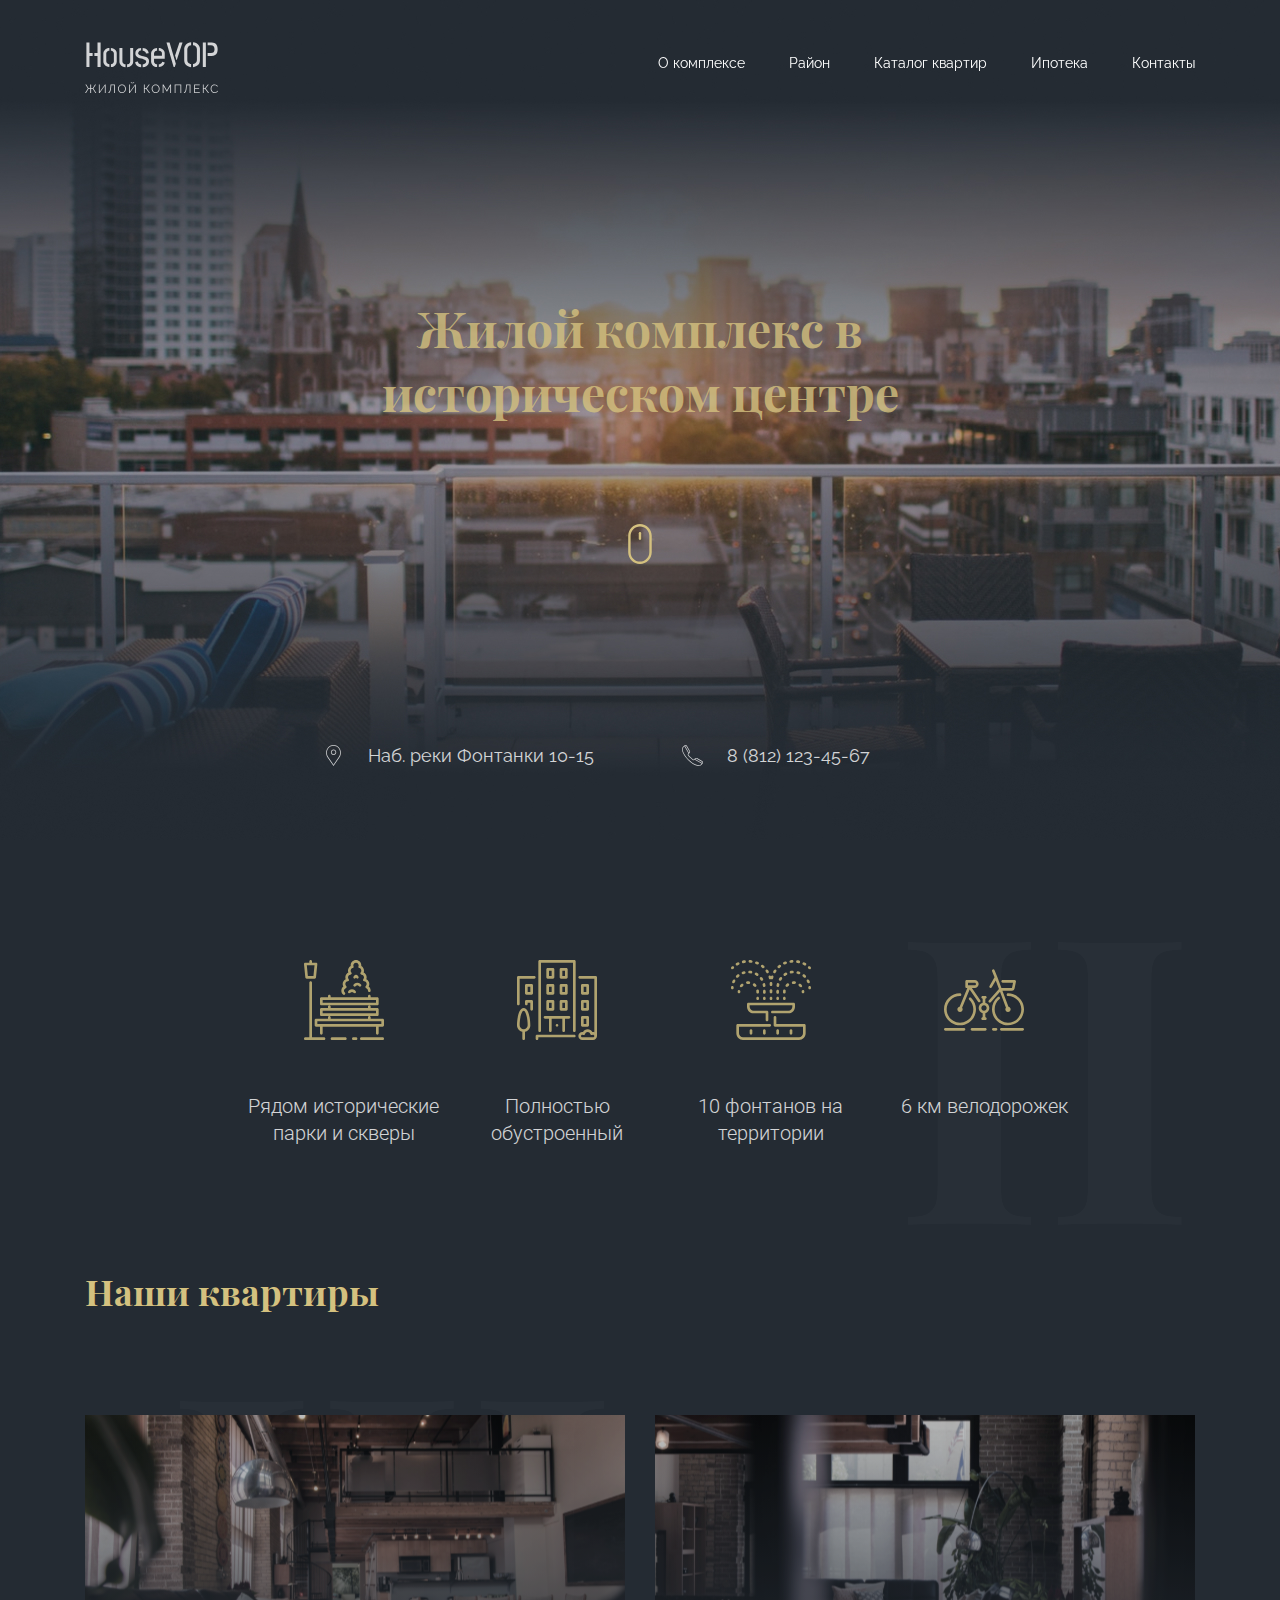
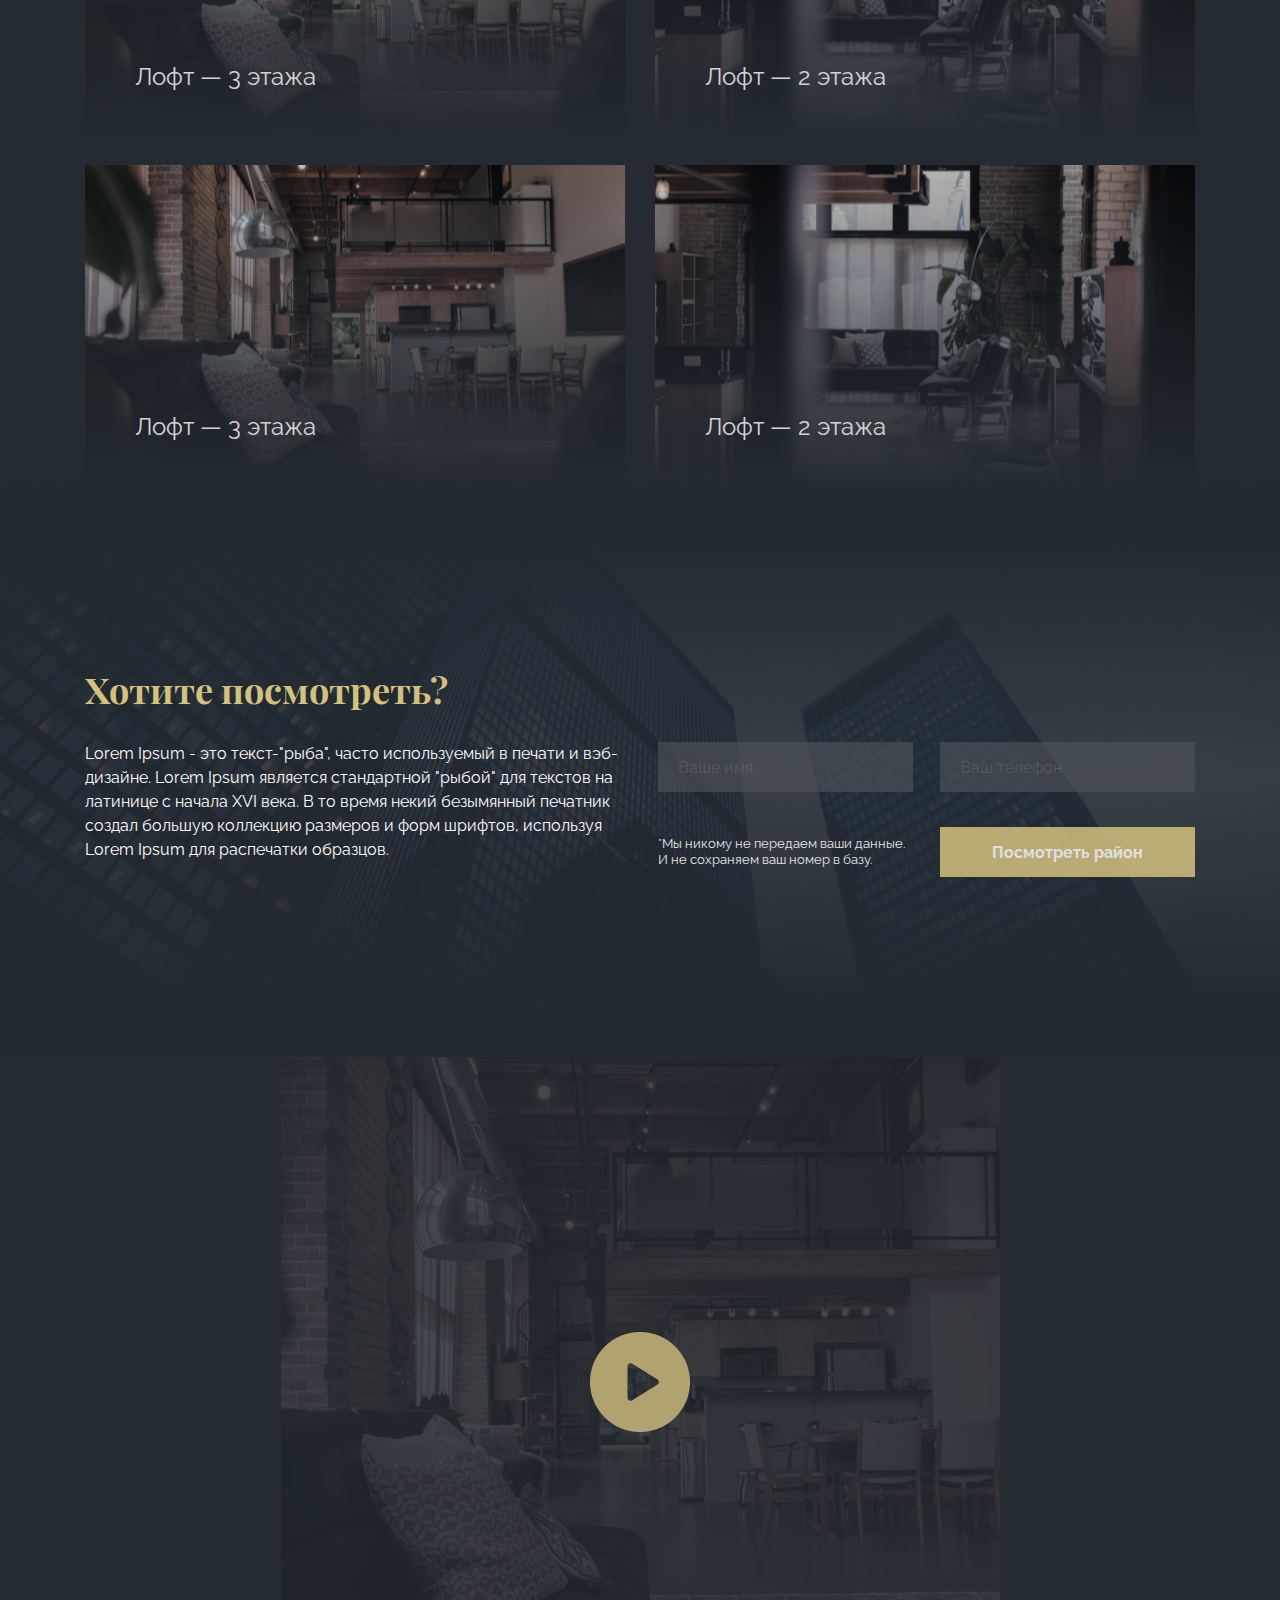
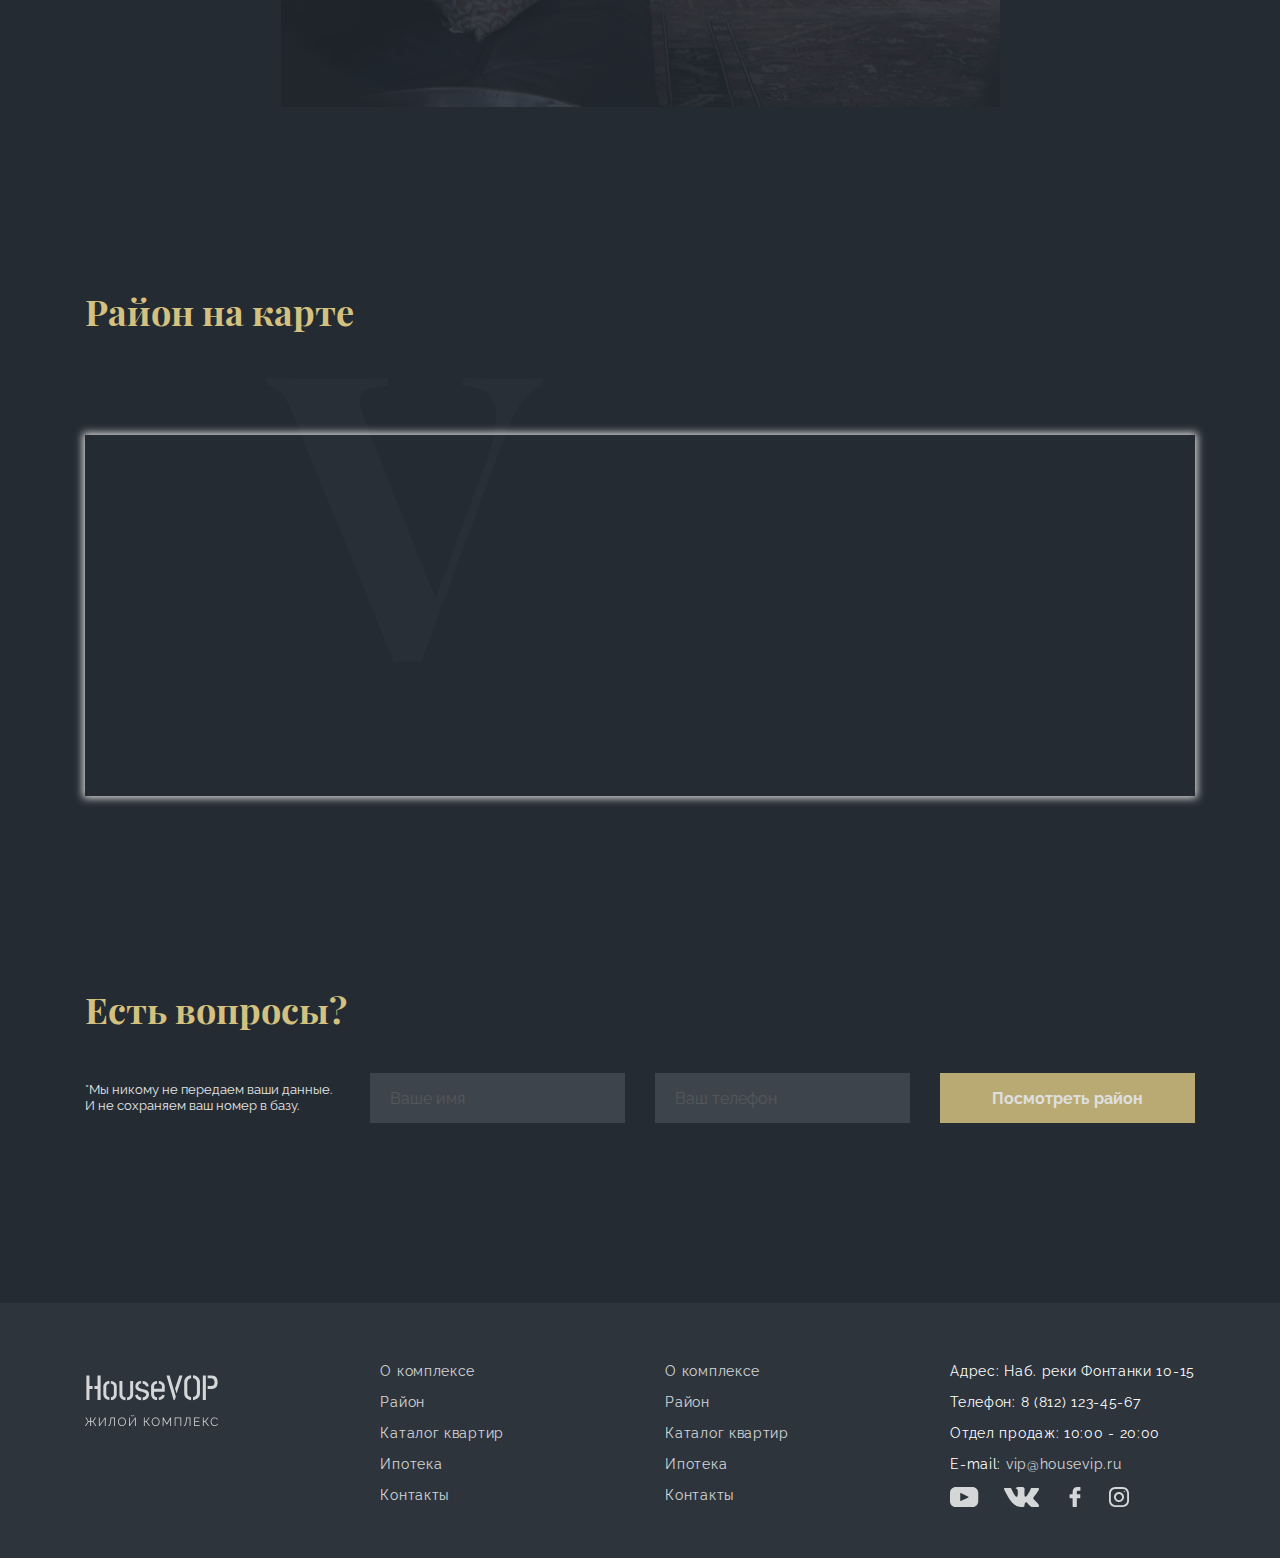
<file: index.html>
<!DOCTYPE html>
<html lang="ru">

<head>
	<meta charset="UTF-8">
	<meta name="viewport" content="width=device-width, initial-scale=1.0">
	<link rel="apple-touch-icon" sizes="180x180" href="img/favicon/apple-touch-icon.png">
	<link rel="icon" type="image/png" sizes="32x32" href="img/favicon/favicon-32x32.png">
	<link rel="icon" type="image/png" sizes="16x16" href="img/favicon/favicon-16x16.png">
	<link rel="manifest" href="img/favicon/site.webmanifest">
	<link rel="mask-icon" href="img/favicon/safari-pinned-tab.svg" color="#5bbad5">
	<link rel="shortcut icon" href="img/favicon/favicon.ico">
	<meta name="msapplication-TileColor" content="#2b5797">
	<meta name="msapplication-config" content="img/favicon/browserconfig.xml">
	<meta name="theme-color" content="#ffffff">
	<link rel="stylesheet" href="css/style.css">
	<title>HouseVOP</title>
</head>

<body>

	<!-- Header start -->
	<header class="header">
		<div class="header__wrapper wrapper">
			<div class="header__body">
				<div class="header__logo">
					<a href="#!"><img src="./img/header/SVG/first-screen__logo.svg"
							alt="Жилой комплекс в историческом центре"></a>
				</div>
				<nav class="header__menu">
					<ul class="header__menu-items">
						<li class="header__menu-item"><a href="#!">О комплексе</a></li>
						<li class="header__menu-item"><a href="#!">Район</a></li>
						<li class="header__menu-item"><a href="#!">Каталог квартир</a></li>
						<li class="header__menu-item"><a href="#!">Ипотека</a></li>
						<li class="header__menu-item"><a href="#!">Контакты</a></li>
					</ul>
					<div class="header__menu-close">
						<span class="header__menu-close-line"></span>
						<span class="header__menu-close-line"></span>
					</div>
				</nav>
				<div class="header__burger burger">
					<span class="header__burger-item header__burger-item-first"></span>
					<span class="header__burger-item header__burger-item-second"></span>
					<span class="header__burger-item header__burger-item-third"></span>
				</div>
			</div>
		</div>
	</header>
	<!-- Header end -->
	<!-- Intro start -->
	<section class="intro">
		<div class="intro__title">
			<a href="#!">
				<h1>Жилой комплекс в историческом центре</h1>
			</a>
			<div class="intro__title-image jump">
				<img src="./img/main/intro/svg/mouse.svg" alt="Жилой комплекс в историческом центре">
			</div>
		</div>
		<div class="intro__links">
			<a href="#!" class="intro__links-adress">Наб. реки Фонтанки 10-15</a><a href="#!"
				class="intro__links-phone-number">8 (812) 123-45-67</a>
		</div>
	</section>
	<!-- Intro end -->


	<!-- Infrastructure start-->
	<section class="infrastructure">
		<div class="infrastructure__body">
			<div class="infrastructure__title">
				<h2>Инфраструктура</h2>
			</div>
			<div class="infrastructure__items">
				<a href="#!" class="infrastructure__item">
					<div class="infrastructure__item-image">
						<img src="./img/main/infrastructure/svg/bench.svg" alt="Рядом исторические парки и скверы">
					</div>
					<div class="infrastructure__item-description">
						<p>Рядом исторические парки и скверы</p>
					</div>
				</a>
				<a href="#!" class="infrastructure__item">
					<div class="infrastructure__item-image">
						<img src="./img/main/infrastructure/svg/building.svg" alt="Полностью обустроенный">
					</div>
					<div class="infrastructure__item-description">
						<p>Полностью обустроенный</p>
					</div>
				</a>
				<a href="#!" class="infrastructure__item">
					<div class="infrastructure__item-image">
						<img src="./img/main/infrastructure/svg/fountain.svg" alt="10 фонтанов на территории">
					</div>
					<div class="infrastructure__item-description">
						<p>10 фонтанов на территории</p>
					</div>
				</a>
				<a href="#!" class="infrastructure__item">
					<div class="infrastructure__item-image">
						<img src="./img/main/infrastructure/svg/bicycle.svg" alt="6 км велодорожек">
					</div>
					<div class="infrastructure__item-description">
						<p>6 км велодорожек</p>
					</div>
				</a>
			</div>
		</div>
		<div class="infrastructure__bg">
			<img src="./img/main/infrastructure/infrastructure-bg.png" alt="background">
		</div>
	</section>
	<!-- Infrastructure end-->


	<!-- Apartments start -->
	<section class="apartments">
		<div class="apartments__wrapper wrapper">
			<div class="apartments__title title">
				<h2>Наши квартиры</h2>
			</div>
			<div class="apartments__items">
				<a href="#!" class="apartments__item apartments__item_first">
					<p>Лофт — 3 этажа</p>
				</a>
				<a href="#!" class="apartments__item apartments__item_second">
					<p>Лофт — 2 этажа</p>
				</a>
				<a href="#!" class="apartments__item apartments__item_first">
					<p>Лофт — 3 этажа</p>
				</a>
				<a href="#!" class="apartments__item apartments__item_second">
					<p>Лофт — 2 этажа</p>
				</a>
			</div>
		</div>
		<div class="apartments__bg">
			<img src="./img/main/apartments/apartment-bg.png" alt="Наши квартиры">
		</div>
	</section>
	<!-- Apartments end -->


	<!-- Join start -->
	<section class="join">
		<div class="join__wrapper wrapper">
			<div class="join__title title">
				<h2>Хотите посмотреть?</h2>
			</div>
			<div class="join__body">
				<div class="join__text">
					<div class="join__subtitle">
						<p>Lorem Ipsum - это текст-"рыба", часто используемый в печати и вэб-дизайне. Lorem Ipsum является
							стандартной "рыбой" для текстов на латинице с начала XVI века. В то время некий безымянный печатник
							создал большую коллекцию размеров и форм шрифтов, используя Lorem Ipsum для распечатки образцов.
						</p>
					</div>
				</div>
				<div class="join__invitation">
					<form action="#" class="join__invitation-form">
						<input type="text" name="name" placeholder="Ваше имя">
						<input type="text" name="phone-number" placeholder="Ваш телефон">
					</form>
					<div class="join__invitention-bottom">
						<span class="join__invitation-text">*Мы никому не передаем ваши данные. И не сохраняем ваш номер в
							базу.</span>
						<button class="join__invitation-button button">Посмотреть район</button>
					</div>
				</div>
			</div>
		</div>
	</section>
	<!-- Join end -->


	<!-- Video start -->
	<section class="video">
		<div class="video__title">
			<h2>Видео о комплексе</h2>
		</div>
		<div class="video__container">
			<a href="#!"><img src="./img/main/video/video.png" alt="Video"></a>
		</div>
		<div class="video__bg">
			<img src="./img/main/video/video-bg.png" alt="Video">
		</div>
	</section>
	<!-- Video end -->


	<!-- Map start -->
	<section class="map">
		<div class="map__wrapper wrapper">
			<div class="map__title title">
				<h2>Район на карте</h2>
			</div>
			<div class="map__container">
				<iframe
					src="https://www.google.com/maps/embed?pb=!1m18!1m12!1m3!1d1998.3156479784118!2d30.336772615899196!3d59.943497268669!2m3!1f0!2f0!3f0!3m2!1i1024!2i768!4f13.1!3m3!1m2!1s0x4696310b650fe5e1%3A0xed02023eb11a8bc5!2z0L3QsNCx0LXRgNC10LbQvdCw0Y8g0YDQtdC60Lgg0KTQvtC90YLQsNC90LrQuCwgMTAsINCh0LDQvdC60YIt0J_QtdGC0LXRgNCx0YPRgNCzLCDQoNC-0YHRgdC40Y8sIDE5MTAyOA!5e0!3m2!1sru!2sby!4v1607272202716!5m2!1sru!2sby"
					width="1110" height="358" style="border:0;" allowfullscreen="" aria-hidden="false" tabindex="0"></iframe>
			</div>
		</div>
		<div class="map__bg">
			<img src="./img/main/map/map-bg.png" alt="Район на карте">
		</div>
	</section>
	<!-- Map end -->


	<!-- Questions start -->
	<section class="questions">
		<div class="questions__wrapper wrapper">
			<div class="questions__title title">
				<h2>Есть вопросы?</h2>
			</div>
			<div class="questions__content">
				<form action="#" class="questions__content-form">
					<span>*Мы никому не передаем ваши данные. И не сохраняем ваш номер в базу.</span>
					<input type="text" name="name" placeholder="Ваше имя">
					<input type="text" name="number" placeholder="Ваш телефон">
					<button class="questions__button button">Посмотреть район</button>
				</form>
			</div>
		</div>
	</section>
	<!-- Questions end -->
	<!-- Footer start -->
	<footer class="footer">
		<div class="footer__wrapper wrapper">
			<div class="footer__body">
				<div class="footer__logo">
					<a href="#!"><img src="./img/footer/SVG/first-screen__logo.svg" alt="ЖИЛОЙ КОМПЛЕКС HouseVOP"></a>
				</div>
				<div class="footer__menu-first menu">
					<ul class="footer__menu-first-items">
						<li class="footer__menu-first-item"><a href="#!">О комплексе</a></li>
						<li class="footer__menu-first-item"><a href="#!">Район</a></li>
						<li class="footer__menu-first-item"><a href="#!">Каталог квартир</a></li>
						<li class="footer__menu-first-item"><a href="#!">Ипотека</a></li>
						<li class="footer__menu-first-item"><a href="#!">Контакты</a></li>
					</ul>
				</div>
				<div class="footer__menu-second menu">
					<ul class="footer__menu-second-items">
						<li class="footer__menu-second-item"><a href="#!">О комплексе</a></li>
						<li class="footer__menu-second-item"><a href="#!">Район</a></li>
						<li class="footer__menu-second-item"><a href="#!">Каталог квартир</a></li>
						<li class="footer__menu-second-item"><a href="#!">Ипотека</a></li>
						<li class="footer__menu-second-item"><a href="#!">Контакты</a></li>
					</ul>
				</div>
				<div class="footer__contacts">
					<p>Адрес: Наб. реки Фонтанки 10-15</p>
					<p>Телефон: 8 (812) 123-45-67</p>
					<p>Отдел продаж: 10:00 - 20:00</p>
					<p>E-mail: <a href="#!">vip@housevip.ru</a></p>
					<div class="footer__contacts-feedback">
						<a href="#!"><img src="./img/footer/SVG/youtube.svg" alt="YouTube"></a>
						<a href="#!"><img src="./img/footer/SVG/vk.svg" alt="Вконтакте"></a>
						<a href="#!"><img src="./img/footer/SVG/facebook-logo.svg" alt="Facebook"></a>
						<a href="#!"><img src="./img/footer/SVG/instagram.svg" alt="Instagram"></a>
					</div>
				</div>
			</div>
		</div>
	</footer>
	<!-- Footer end -->

	<script src="https://code.jquery.com/jquery-3.5.1.min.js"></script>
	<script src="js/main.js"></script>
</body>

</html>
</file>
<file: css/style.css>
* {
	padding: 0;
	margin: 0;
	border: 0;
	box-sizing: border-box;
}
*,
:after,
:before {
	box-sizing: inherit;
}
:active,
:focus {
	outline: none;
}
[type="checkbox"],
[type="radio"] {
	box-sizing: border-box;
	padding: 0;
}
[type="number"]::-webkit-inner-spin-button,
[type="number"]::-webkit-outer-spin-button {
	height: auto;
}
[type="search"]::-webkit-search-decoration {
	-webkit-appearance: none;
}
[type="search"] {
	-webkit-appearance: textfield;
	outline-offset: -2px;
}
::-webkit-file-upload-button {
	-webkit-appearance: button;
	font: inherit;
}
[hidden] {
	display: none;
}
sub,
sup {
	font-size: 75%;
	line-height: 0;
	position: relative;
	vertical-align: baseline;
}
sub {
	bottom: -0.25em;
}
sup {
	top: -0.5em;
}
aside,
footer,
header,
main,
nav {
	display: block;
}
body,
html {
	height: 100%;
	width: 100%;
	font-size: 100%;
	line-height: 1.15;
	font-size: 14px;
	-ms-text-size-adjust: 100%;
	-webkit-text-size-adjust: 100%;
}
textarea {
	overflow: auto;
}
button,
figure,
input,
optgroup,
select,
textarea {
	font-family: inherit;
	font-size: 100%;
	line-height: 1.15;
	margin: 0;
}
input::-ms-clear {
	display: none;
}
button {
	cursor: pointer;
}
button,
select {
	text-transform: none;
}
[type="button"],
[type="reset"],
[type="submit"],
button {
	-webkit-appearance: button;
}
[type="button"]::-moz-focus-inner,
[type="reset"]::-moz-focus-inner,
[type="submit"]::-moz-focus-inner,
button::-moz-focus-inner {
	padding: 0;
	border-style: none;
}
b,
strong {
	font-weight: bolder;
}
a {
	background-color: transparent;
}
a,
a:visited {
	text-decoration: none;
}
a:hover {
	text-decoration: none;
}
a:active,
a:focus {
	outline: none;
}
ul li {
	list-style: none;
}
img {
	vertical-align: top;
	border-style: none;
	max-width: 100%;
	height: auto;
}
hr {
	box-sizing: content-box;
	height: 0;
	overflow: visible;
}
pre {
	font-family: monospace, monospace;
	font-size: 1em;
}
h1,
h2,
h3,
h4,
h5,
h6 {
	font-size: inherit;
	font-weight: inherit;
}
@font-face {
	font-family: "Raleway";
	font-style: normal;
	font-weight: 400;
	src: url("../fonts/raleway-v18-latin_cyrillic-regular.eot");
	src: local(""), url("../fonts/raleway-v18-latin_cyrillic-regular.eot?#iefix") format("embedded-opentype"),
		url("../fonts/raleway-v18-latin_cyrillic-regular.woff2") format("woff2"),
		url("../fonts/raleway-v18-latin_cyrillic-regular.woff") format("woff"),
		url("../fonts/raleway-v18-latin_cyrillic-regular.ttf") format("truetype"),
		url("../fonts/raleway-v18-latin_cyrillic-regular.svg#Raleway") format("svg");
}
@font-face {
	font-family: "Raleway";
	font-style: normal;
	font-weight: 700;
	src: url("../fonts/raleway-v18-latin_cyrillic-700.eot");
	src: local(""), url("../fonts/raleway-v18-latin_cyrillic-700.eot?#iefix") format("embedded-opentype"),
		url("../fonts/raleway-v18-latin_cyrillic-700.woff2") format("woff2"),
		url("../fonts/raleway-v18-latin_cyrillic-700.woff") format("woff"),
		url("../fonts/raleway-v18-latin_cyrillic-700.ttf") format("truetype"),
		url("../fonts/raleway-v18-latin_cyrillic-700.svg#Raleway") format("svg");
}
@font-face {
	font-family: "Playfair Display";
	font-style: normal;
	font-weight: 400;
	src: url("../fonts/playfair-display-v21-latin_cyrillic-regular.eot");
	src: local(""), url("../fonts/playfair-display-v21-latin_cyrillic-regular.eot?#iefix") format("embedded-opentype"),
		url("../fonts/playfair-display-v21-latin_cyrillic-regular.woff2") format("woff2"),
		url("../fonts/playfair-display-v21-latin_cyrillic-regular.woff") format("woff"),
		url("../fonts/playfair-display-v21-latin_cyrillic-regular.ttf") format("truetype"),
		url("../fonts/playfair-display-v21-latin_cyrillic-regular.svg#PlayfairDisplay") format("svg");
}
@font-face {
	font-family: "Playfair Display";
	font-style: normal;
	font-weight: 700;
	src: url("../fonts/playfair-display-v21-latin_cyrillic-700.eot");
	src: local(""), url("../fonts/playfair-display-v21-latin_cyrillic-700.eot?#iefix") format("embedded-opentype"),
		url("../fonts/playfair-display-v21-latin_cyrillic-700.woff2") format("woff2"),
		url("../fonts/playfair-display-v21-latin_cyrillic-700.woff") format("woff"),
		url("../fonts/playfair-display-v21-latin_cyrillic-700.ttf") format("truetype"),
		url("../fonts/playfair-display-v21-latin_cyrillic-700.svg#PlayfairDisplay") format("svg");
}
@font-face {
	font-family: "Roboto";
	font-style: normal;
	font-weight: 300;
	src: url("../fonts/roboto-v20-latin_cyrillic-300.eot");
	src: local(""), url("../fonts/roboto-v20-latin_cyrillic-300.eot?#iefix") format("embedded-opentype"),
		url("../fonts/roboto-v20-latin_cyrillic-300.woff2") format("woff2"),
		url("../fonts/roboto-v20-latin_cyrillic-300.woff") format("woff"),
		url("../fonts/roboto-v20-latin_cyrillic-300.ttf") format("truetype"),
		url("../fonts/roboto-v20-latin_cyrillic-300.svg#Roboto") format("svg");
}
@font-face {
	font-family: "Roboto";
	font-style: normal;
	font-weight: 400;
	src: url("../fonts/roboto-v20-latin_cyrillic-regular.eot");
	src: local(""), url("../fonts/roboto-v20-latin_cyrillic-regular.eot?#iefix") format("embedded-opentype"),
		url("../fonts/roboto-v20-latin_cyrillic-regular.woff2") format("woff2"),
		url("../fonts/roboto-v20-latin_cyrillic-regular.woff") format("woff"),
		url("../fonts/roboto-v20-latin_cyrillic-regular.ttf") format("truetype"),
		url("../fonts/roboto-v20-latin_cyrillic-regular.svg#Roboto") format("svg");
}
body {
	font-family: "Playfair Display";
	color: #fff;
	background: #242b33;
	max-width: 1920px;
	margin: 0 auto;
	position: relative;
}
.wrapper {
	max-width: 1110px;
	margin: 0 auto;
}
a {
	color: #fff;
	opacity: 0.8;
	transition: 0.2s linear;
}
a:focus,
a:hover {
	opacity: 1;
	color: #d4c17f;
}
.header {
	font-family: "Raleway";
	position: fixed;
	top: 30px;
	left: 0;
	width: 100%;
	z-index: 3;
	transition: all 0.5s linear;
}
.header__burger {
	width: 45px;
	height: 25px;
	display: block;
	cursor: pointer;
	position: relative;
	display: none;
}
.header__burger-item {
	display: block;
	width: 100%;
	height: 2px;
	background-color: #fff;
	position: absolute;
	left: 0;
}
.header__burger-item-first {
	top: 0;
}
.header__burger-item-second {
	top: 50%;
	transform: translateY(-50%);
}
.header__burger-item-third {
	bottom: 0;
}
.header__active {
	top: 0;
	background-color: #2d343c;
	opacity: 0.9;
}
.header__body {
	display: flex;
	flex-wrap: wrap;
	justify-content: space-between;
	align-items: center;
}
.header__menu-item {
	display: inline;
	margin-left: 40px;
}
.header__menu-item:first-child {
	margin-left: 0;
}
.header__menu-item a {
	font-size: 14px;
	line-height: 16px;
	color: #fff;
	opacity: 1;
}
.header__menu-item a:focus,
.header__menu-item a:hover {
	color: #d4c17f;
}
.intro {
	background: url("../img/main/intro/intro-bg.jpg") no-repeat center;
	background-size: cover;
	margin-bottom: 120px;
}
.intro__title {
	width: 556px;
	padding-top: 296px;
	margin: 0 auto 181px auto;
	text-align: center;
}
.intro__title a {
	font-weight: bold;
	font-size: 48px;
	line-height: 64px;
	text-align: center;
	color: #d4c17f;
}
.intro__title-image {
	margin-top: 100px;
	align-self: flex-end;
	animation-duration: 2s;
	animation-iteration-count: infinite;
	transform-origin: bottom;
}
.jump {
	animation-name: jump;
	animation-timing-function: linear;
}
@keyframes jump {
	0% {
		transform: translateY(0);
	}
	50% {
		transform: translateY(-100px);
	}
	to {
		transform: translateY(0);
	}
}
.intro__links {
	font-family: "Raleway";
	text-align: center;
	padding-bottom: 74px;
}
.intro__links a {
	font-size: 18px;
	line-height: 21px;
	text-align: center;
	color: #ffffff;
	padding-left: 45px;
	margin-right: 88px;
}
.intro__links-adress {
	background: url("../img/main/intro/svg/placeholder.svg") no-repeat left center;
}
.intro__links-phone-number {
	background: url("../img/main/intro/svg/phone-call.svg") no-repeat left center;
}
.infrastructure {
	margin-bottom: 120px;
}
.infrastructure__body {
	max-width: 794px;
	margin: 0 auto;
}
.infrastructure__title {
	display: none;
}
.infrastructure__items {
	display: flex;
	margin: 0 -6px;
}
.infrastructure__item {
	font-family: Roboto;
	font-weight: 300;
	font-size: 20px;
	line-height: 27px;
	flex: 1 0 25%;
	text-align: center;
	margin: 0 6px;
	z-index: 2;
}
.infrastructure__item-image {
	margin-bottom: 53px;
}
.infrastructure__bg {
	position: absolute;
	left: 70.89%;
	top: 941px;
}
.apartments__title {
	margin-bottom: 100px;
}
.title {
	font-weight: bold;
	font-size: 36px;
	line-height: 48px;
	color: #d4c17f;
}
.apartments__items {
	display: grid;
	grid-template-columns: repeat(2, 1fr);
	grid-gap: 30px;
}
.apartments__item {
	height: 320px;
	transition: 0.2s linear;
	z-index: 2;
}
.apartments__item:hover {
	transform: scale(1.05);
}
.apartments__item p {
	margin: 248px 0 0 50px;
	font-family: "Raleway";
	font-size: 24px;
	line-height: 28px;
	color: #ffffff;
}
.apartments__item_first {
	background: url("../img/main/apartments/svg/apartment-first.svg") no-repeat center;
	background-size: cover;
}
.apartments__item_second {
	background: url("../img/main/apartments/svg/apartment-second.svg") no-repeat center;
	background-size: cover;
}
.apartments__bg {
	position: absolute;
	left: 179px;
	top: 1400px;
}
.join {
	background: url("../img/main/join/join-bg.jpg") no-repeat center;
	background-size: cover;
}
.join__body {
	display: flex;
	justify-content: space-between;
	margin: 0 -17.5px;
	padding-bottom: 180px;
}
.join__text {
	flex: 1 1 50%;
	margin: 0 17.5px;
}
.join__title {
	padding-top: 180px;
	margin-bottom: 29px;
}
.join__subtitle {
	font-family: "Raleway";
	font-size: 16px;
	line-height: 24px;
}
.join__invitation {
	font-family: "Raleway";
	flex: 1 1 50%;
	margin: 0 17.5px;
}
.join__invitation-form {
	display: flex;
	align-items: center;
	justify-content: space-between;
	margin-bottom: 35px;
}
.join__invitation-form input {
	width: 255px;
	height: 50px;
	background: #50555c;
	color: #fff;
	font-size: 16px;
	text-indent: 20px;
	opacity: 0.6;
	cursor: pointer;
}
.join__invitation-form input:-moz-placeholder,
.join__invitation-form input:-ms-input-placeholder,
.join__invitation-form input::-moz-placeholder,
.join__invitation-form input::-webkit-input-placeholder,
.join__invitation-form input::placeholder {
	font-size: 14px;
	line-height: 27px;
	color: #bebebe;
	text-align: center;
	padding-right: 20px;
}
.join__invitention-bottom {
	display: flex;
	align-items: center;
	justify-content: space-between;
}
.button {
	width: 255px;
	height: 50px;
	background: #d4c17f;
	font-weight: bold;
	font-size: 16px;
	line-height: 27px;
	text-align: center;
	color: #fff;
	transition: 0.2s linear;
	opacity: 0.85;
}
.button:focus,
.button:hover {
	opacity: 1;
}
.join__invitation-text {
	width: 255px;
	font-size: 13px;
	line-height: 16px;
	color: #e7e7e7;
}
.video {
	position: relative;
}
.video__title {
	display: none;
}
.video__container {
	text-align: center;
	margin-bottom: 180px;
}
.video__bg {
	position: absolute;
	left: 1302px;
	top: 171px;
}
.map {
	position: relative;
}
.map__title {
	margin-bottom: 100px;
}
.map__container {
	box-shadow: 0 0 8px 2px #dddddd;
	margin-bottom: 189px;
}
.map__bg {
	position: absolute;
	left: 266px;
	top: 90px;
}
.questions__title {
	margin-bottom: 40px;
}
.questions__content {
	font-family: "Raleway";
	margin-bottom: 180px;
}
.questions__content-form {
	display: flex;
	justify-content: space-between;
	align-items: center;
	margin: 0 -15px;
}
.questions__content-form span {
	font-size: 13px;
	line-height: 16px;
	color: #e7e7e7;
	flex: 0 1 25%;
	margin: 0 15px;
}
.questions__content-form input {
	flex: 0 1 25%;
	margin: 0 15px;
	height: 50px;
	background: #50555c;
	color: #fff;
	font-size: 16px;
	text-indent: 20px;
	opacity: 0.6;
	cursor: pointer;
}
.questions__content-form input:-moz-placeholder,
.questions__content-form input:-ms-input-placeholder,
.questions__content-form input::-moz-placeholder,
.questions__content-form input::-webkit-input-placeholder,
.questions__content-form input::placeholder {
	font-size: 14px;
	line-height: 27px;
	color: #bebebe;
	text-align: center;
	padding-right: 20px;
}
.questions__button {
	flex: 0 1 25%;
	margin: 0 15px;
}
.footer {
	background: #2d343c;
}
.footer__body {
	font-family: "Raleway";
	padding: 60px 0 51px 0;
	display: flex;
	justify-content: space-between;
	font-size: 14px;
	line-height: 16px;
	letter-spacing: 0.05em;
}
.menu li {
	margin-bottom: 15px;
}
.menu li:last-child {
	margin-bottom: 0;
}
.footer__contacts p {
	margin-bottom: 15px;
}
.footer__contacts-feedback a:not(:last-child) {
	margin-right: 20px;
}
@media screen and (max-width: 1181px) {
	.apartments__items {
		grid-template-columns: repeat(2, 40%);
		justify-content: space-around;
	}
	.join__body {
		flex-wrap: wrap;
	}
	.join__text {
		flex: 0 1 70%;
		margin-bottom: 50px;
	}
	.join__invitation-form {
		justify-content: flex-start;
	}
	.join__invitention-bottom {
		justify-content: flex-start;
	}
	.join__invitation-form input:not(:last-child) {
		margin-right: 20px;
	}
	.join__invitation-text {
		margin-right: 20px;
	}
	.join__title {
		padding-top: 80px;
	}
	.map__container iframe {
		width: 100%;
	}
}
@media screen and (max-width: 1110px) {
	.wrapper {
		padding: 0 15px;
	}
	.questions__content-form {
		flex-wrap: wrap;
		justify-content: center;
		margin: 0 -5px;
	}
	.questions__content-form span {
		display: none;
	}
	.questions__button {
		flex: 0 1 50%;
		padding: 0 5px;
		margin-top: 10px;
	}
	.questions__content-form input {
		margin: 0 5px;
	}
	.questions__content {
		margin-bottom: 80px;
	}
	.map__container {
		margin-bottom: 80px;
	}
}
@media screen and (max-width: 911px) {
	.infrastructure__item {
		flex: 0 0 40%;
		margin-bottom: 100px;
	}
	.infrastructure__items {
		flex-wrap: wrap;
		justify-content: space-around;
	}
	.apartments__items {
		grid-template-columns: 1fr;
		padding: 0 30px;
	}
	.apartments__item {
		margin-bottom: 30px;
	}
	.apartments__item:last-child {
		margin-bottom: 0;
	}
	.join__title {
		padding-top: 80px;
	}
}
@media screen and (max-width: 767px) {
	body.lock {
		overflow: hidden;
	}
	.header__burger {
		display: block;
	}
	.header__menu {
		width: 100%;
		height: 50%;
		background-color: #242b33;
		padding-top: 40px;
		position: fixed;
		top: 0;
		left: 0;
		z-index: 10;
		transform: translateX(100%);
		transition: 0.2s linear;
	}
	.header__menu-item {
		display: block;
		margin-bottom: 40px;
	}
	.header__menu-item:first-child {
		margin-left: 40px;
	}
	.header__menu-item a {
		font-size: 35px;
		line-height: 30px;
	}
	.header__menu-close {
		width: 40px;
		height: 35px;
		position: absolute;
		top: 40px;
		right: 40px;
		z-index: 10;
		cursor: pointer;
	}
	.header__menu-close-line {
		display: block;
		width: 100%;
		height: 2px;
		background-color: #fff;
		cursor: pointer;
		position: absolute;
		top: 50%;
	}
	.header__menu-close-line:first-child {
		transform: rotate(45deg);
	}
	.header__menu-close-line:last-child {
		transform: rotate(-45deg);
	}
	.header__menu_active {
		transform: translateX(0);
	}
	.join__body {
		padding-bottom: 80px;
	}
	.join__title {
		text-align: center;
	}
	.join__text {
		flex: 0 1 100%;
	}
	.join__invitation-form {
		justify-content: center;
	}
	.join__invitention-bottom {
		justify-content: center;
	}
	.video__container {
		margin-bottom: 80px;
	}
	.questions {
		display: none;
	}
	.footer {
		position: relative;
	}
	.footer__body {
		justify-content: space-around;
		align-items: center;
	}
	.footer__menu-first {
		position: absolute;
		display: none;
	}
	.footer__menu-second {
		position: absolute;
		display: none;
	}
}
@media screen and (max-width: 651px) {
	.intro__links {
		width: 360px;
		margin: 0 auto;
		padding-left: 90px;
	}
	.intro__links a {
		display: block;
		text-align: left;
		margin-right: 0;
		margin-bottom: 10px;
	}
	.intro__links a:last-child {
		margin-bottom: 0;
	}
	.intro__title {
		margin-bottom: 80px;
	}
	.map__title {
		margin-bottom: 30px;
	}
	.map__container {
		margin-bottom: 80px;
	}
}
@media screen and (max-width: 557px) {
	.intro__title {
		width: 95%;
	}
	.intro__title a {
		font-size: 34px;
		line-height: 43px;
	}
	.join__invitation-form {
		flex-direction: column;
	}
	.join__invitation-form input:not(:last-child) {
		margin-right: 0;
		margin-bottom: 20px;
	}
	.join__invitation-form input {
		width: 100%;
	}
	.join__invitention-bottom {
		flex-direction: column-reverse;
	}
	.join__invitation-text {
		margin-right: 0;
		margin-top: 10px;
		text-align: center;
	}
	.join__subtitle {
		font-size: 14px;
	}
}
@media screen and (max-width: 480px) {
	.intro__links {
		width: 100%;
		padding-left: 20px;
	}
	.header__menu-item a {
		font-size: 24px;
	}
	.header__menu-item {
		margin-bottom: 26px;
		margin-left: 20px;
	}
	.header__menu-item:first-child {
		margin-left: 20px;
	}
	.header__menu-close {
		right: 20px;
	}
	.infrastructure__item {
		flex-basis: 100%;
	}
	.intro {
		margin-bottom: 30px;
	}
	.infrastructure {
		margin-bottom: 0;
	}
	.apartments__title {
		margin-bottom: 50px;
	}
	.apartments__items {
		padding: 0 10px;
	}
	.apartments__item {
		margin-bottom: 20px;
	}
	.footer__body {
		flex-direction: column-reverse;
	}
	.footer__contacts {
		margin-bottom: 40px;
	}
}
</file>
